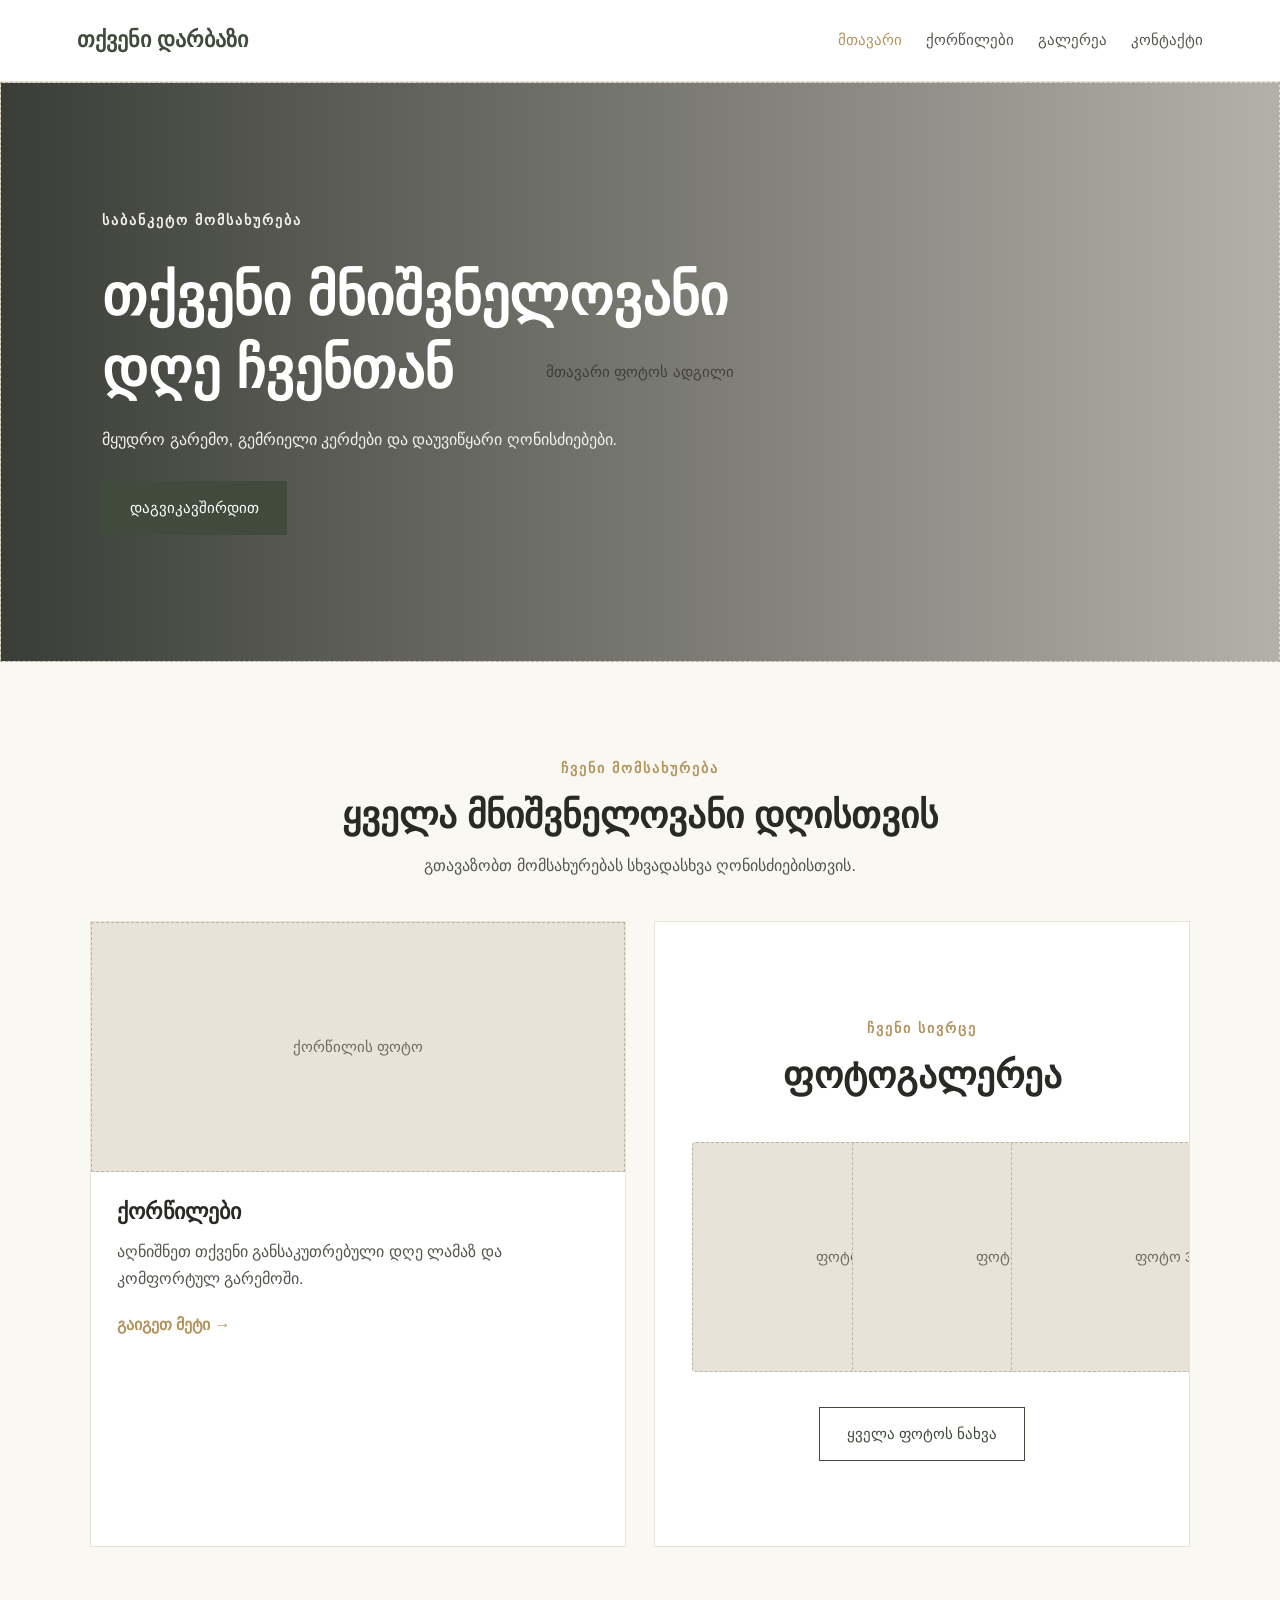
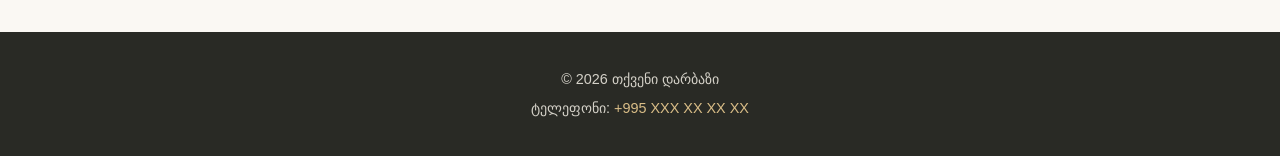
<file: index.html>
<!DOCTYPE html>
<html lang="ka">
<head>
  <meta charset="UTF-8">
  <meta name="viewport" content="width=device-width, initial-scale=1.0">
  <title>საბანკეტო დარბაზი | მთავარი</title>
  <link rel="stylesheet" href="style.css">
</head>
<body>

<header class="header">
  <a href="index.html" class="logo">თქვენი დარბაზი</a>
  <nav class="nav">
    <a class="active" href="index.html">მთავარი</a>
    <a href="weddings.html">ქორწილები</a>
    <a href="gallery.html">გალერეა</a>
    <a href="contact.html">კონტაქტი</a>
  </nav>
</header>

<main>
  <section class="hero">
    <!-- აქ ჩასვი მთავარი ფოტოს URL -->
    <div class="hero-photo photo-placeholder">
      მთავარი ფოტოს ადგილი
    </div>
    <div class="hero-content">
      <p class="eyebrow">საბანკეტო მომსახურება</p>
      <h1>თქვენი მნიშვნელოვანი დღე ჩვენთან</h1>
      <p>
        მყუდრო გარემო, გემრიელი კერძები
        და დაუვიწყარი ღონისძიებები.
      </p>
      <a href="contact.html" class="btn">დაგვიკავშირდით</a>
    </div>
  </section>

  <section class="section">
    <div class="section-heading">
      <p class="eyebrow">ჩვენი მომსახურება</p>
      <h2>ყველა მნიშვნელოვანი დღისთვის</h2>
      <p>გთავაზობთ მომსახურებას სხვადასხვა ღონისძიებისთვის.</p>
    </div>

    <div class="service-grid">
      <article class="service-card">
        <div class="card-photo photo-placeholder">
          ქორწილის ფოტო
        </div>
        <div class="card-content">
          <h3>ქორწილები</h3>
          <p>
            აღნიშნეთ თქვენი განსაკუთრებული დღე
            ლამაზ და კომფორტულ გარემოში.
          </p>
          <a href="weddings.html" class="text-link">
            გაიგეთ მეტი →
          </a>
        </div>
      </article>

      <article class="service-card">
       

  <section class="section gallery-preview">
    <div class="section-heading">
      <p class="eyebrow">ჩვენი სივრცე</p>
      <h2>ფოტოგალერეა</h2>
    </div>

    <div class="photo-grid">
      <div class="gallery-photo photo-placeholder">ფოტო 1</div>
      <div class="gallery-photo photo-placeholder">ფოტო 2</div>
      <div class="gallery-photo photo-placeholder">ფოტო 3</div>
    </div>

    <div class="center">
      <a href="gallery.html" class="btn btn-outline">
        ყველა ფოტოს ნახვა
      </a>
    </div>
  </section>
</main>

<footer class="footer">
  <p>© 2026 თქვენი დარბაზი</p>
  <p>ტელეფონი: <a href="tel:+995000000000">+995 XXX XX XX XX</a></p>
</footer>

</body>
</html>
</footer>

</body>
</html>
</file>
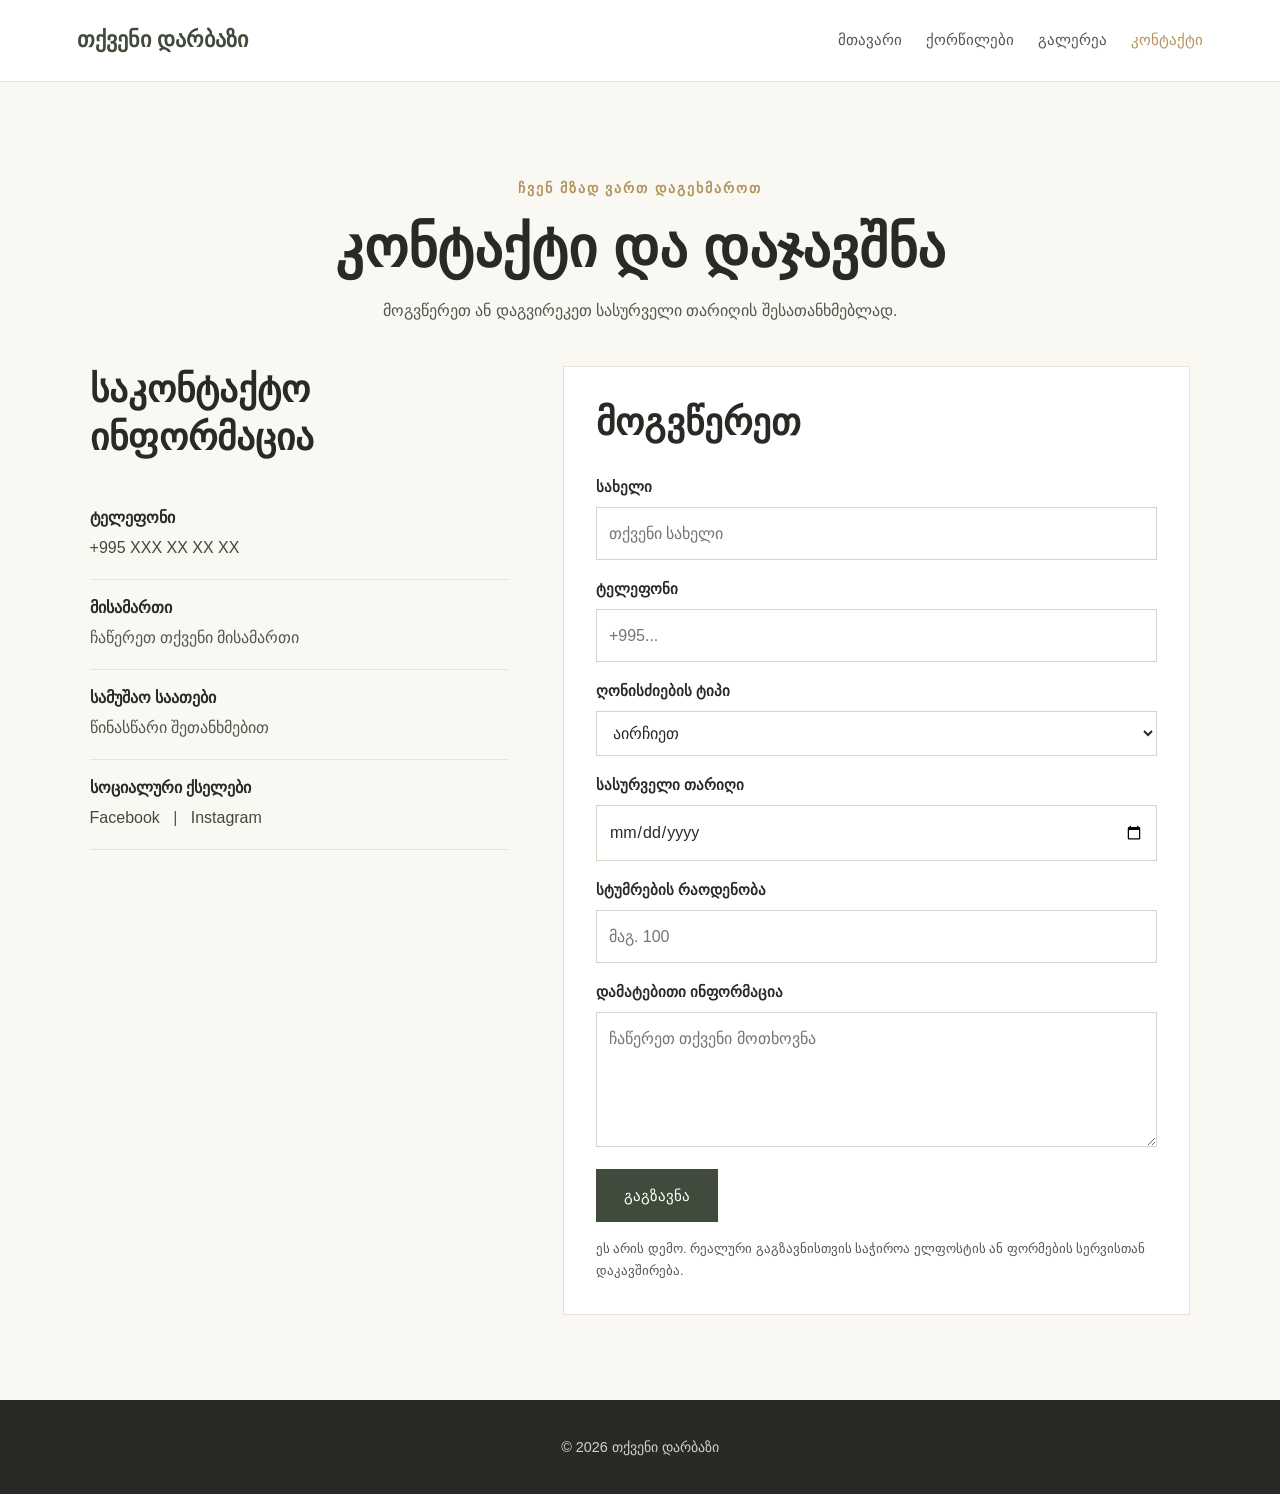
<file: contact.html>
<!DOCTYPE html>
<html lang="ka">
<head>
  <meta charset="UTF-8">
  <meta name="viewport" content="width=device-width, initial-scale=1.0">
  <title>კონტაქტი | თქვენი დარბაზი</title>
  <link rel="stylesheet" href="style.css">
</head>
<body>

<header class="header">
  <a href="index.html" class="logo">თქვენი დარბაზი</a>
  <nav class="nav">
    <a href="index.html">მთავარი</a>
    <a href="weddings.html">ქორწილები</a>
    <a href="gallery.html">გალერეა</a>
    <a class="active" href="contact.html">კონტაქტი</a>
  </nav>
</header>

<main>
  <section class="section">
    <div class="section-heading">
      <p class="eyebrow">ჩვენ მზად ვართ დაგეხმაროთ</p>
      <h1>კონტაქტი და დაჯავშნა</h1>
      <p>მოგვწერეთ ან დაგვირეკეთ სასურველი თარიღის შესათანხმებლად.</p>
    </div>

    <div class="contact-layout">
      <div class="contact-info">
        <h2>საკონტაქტო ინფორმაცია</h2>

        <div class="contact-item">
          <h3>ტელეფონი</h3>
          <p><a href="tel:+995000000000">+995 XXX XX XX XX</a></p>
        </div>

        <div class="contact-item">
          <h3>მისამართი</h3>
          <p>ჩაწერეთ თქვენი მისამართი</p>
        </div>

        <div class="contact-item">
          <h3>სამუშაო საათები</h3>
          <p>წინასწარი შეთანხმებით</p>
        </div>

        <div class="contact-item">
          <h3>სოციალური ქსელები</h3>
          <p>
            <a href="https://facebook.com/">Facebook</a>
            &nbsp; | &nbsp;
            <a href="https://instagram.com/">Instagram</a>
          </p>
        </div>
      </div>

      <form class="contact-form"
            action="mailto:example@email.com"
            method="post"
            enctype="text/plain">

        <h2>მოგვწერეთ</h2>

        <label for="name">სახელი</label>
        <input id="name" name="სახელი"
               type="text" placeholder="თქვენი სახელი" required>

        <label for="phone">ტელეფონი</label>
        <input id="phone" name="ტელეფონი"
               type="tel" placeholder="+995..." required>

        <label for="event">ღონისძიების ტიპი</label>
        <select id="event" name="ღონისძიება" required>
          <option value="">აირჩიეთ</option>
          <option value="ქორწილი">ქორწილი</option>
          <option value="ქელეხი">ქელეხი</option>
          <option value="სხვა">სხვა ღონისძიება</option>
        </select>

        <label for="date">სასურველი თარიღი</label>
        <input id="date" name="თარიღი" type="date" required>

        <label for="guests">სტუმრების რაოდენობა</label>
        <input id="guests" name="სტუმრები"
               type="number" min="1" placeholder="მაგ. 100">

        <label for="message">დამატებითი ინფორმაცია</label>
        <textarea id="message" name="შეტყობინება"
                  rows="4" placeholder="ჩაწერეთ თქვენი მოთხოვნა"></textarea>

        <button type="submit" class="btn">გაგზავნა</button>

        <p class="form-note">
          ეს არის დემო. რეალური გაგზავნისთვის საჭიროა
          ელფოსტის ან ფორმების სერვისთან დაკავშირება.
        </p>
      </form>
    </div>
  </section>
</main>

<footer class="footer">
  <p>© 2026 თქვენი დარბაზი</p>
</footer>

</body>
</html>
</file>
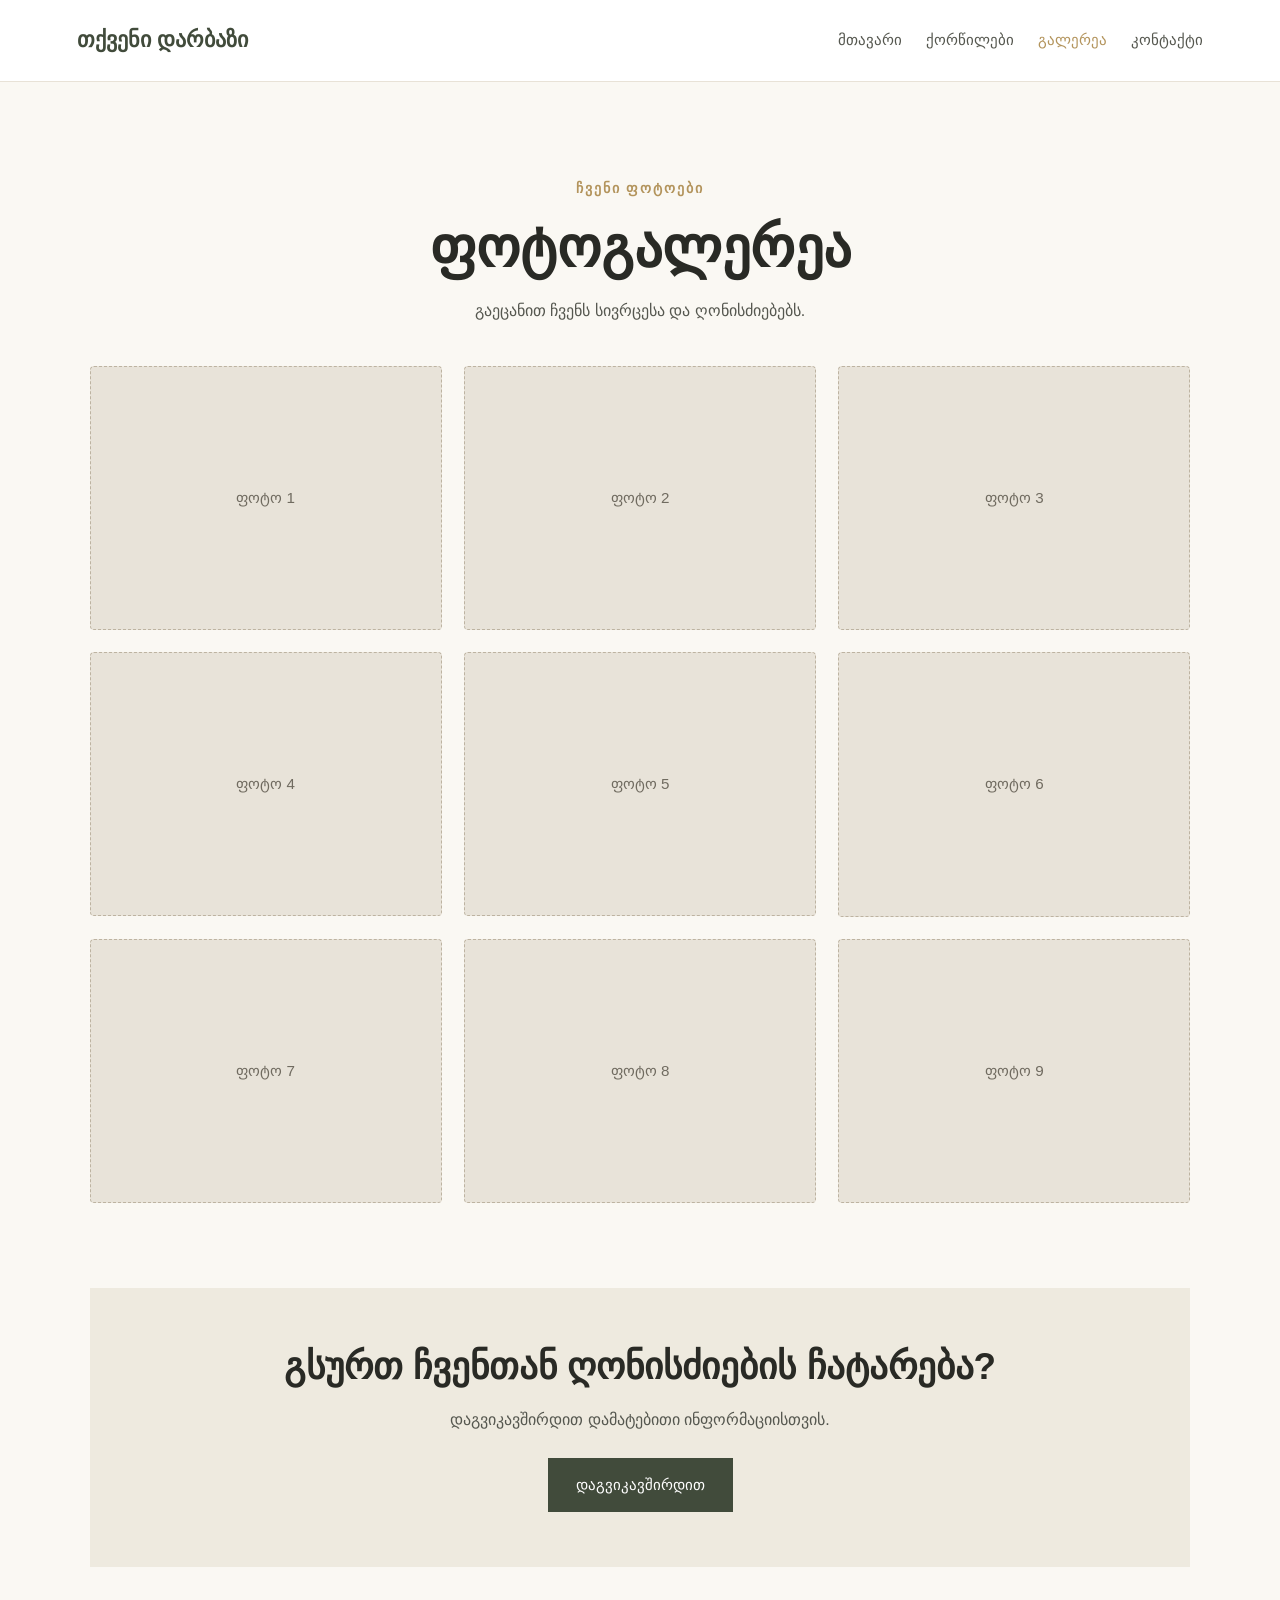
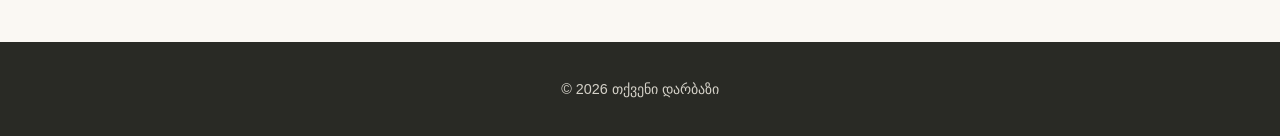
<file: gallery.html>
<!DOCTYPE html>
<html lang="ka">
<head>
  <meta charset="UTF-8">
  <meta name="viewport" content="width=device-width, initial-scale=1.0">
  <title>გალერეა | თქვენი დარბაზი</title>
  <link rel="stylesheet" href="style.css">
</head>
<body>

<header class="header">
  <a href="index.html" class="logo">თქვენი დარბაზი</a>
  <nav class="nav">
    <a href="index.html">მთავარი</a>
    <a href="weddings.html">ქორწილები</a>
    <a class="active" href="gallery.html">გალერეა</a>
    <a href="contact.html">კონტაქტი</a>
  </nav>
</header>

<main>
  <section class="section">
    <div class="section-heading">
      <p class="eyebrow">ჩვენი ფოტოები</p>
      <h1>ფოტოგალერეა</h1>
      <p>გაეცანით ჩვენს სივრცესა და ღონისძიებებს.</p>
    </div>

    <div class="photo-grid gallery-full">
      <div class="gallery-photo photo-placeholder">ფოტო 1</div>
      <div class="gallery-photo photo-placeholder">ფოტო 2</div>
      <div class="gallery-photo photo-placeholder">ფოტო 3</div>
      <div class="gallery-photo photo-placeholder">ფოტო 4</div>
      <div class="gallery-photo photo-placeholder">ფოტო 5</div>
      <div class="gallery-photo photo-placeholder">ფოტო 6</div>
      <div class="gallery-photo photo-placeholder">ფოტო 7</div>
      <div class="gallery-photo photo-placeholder">ფოტო 8</div>
      <div class="gallery-photo photo-placeholder">ფოტო 9</div>
    </div>
  </section>

  <section class="section info-panel">
    <h2>გსურთ ჩვენთან ღონისძიების ჩატარება?</h2>
    <p>დაგვიკავშირდით დამატებითი ინფორმაციისთვის.</p>
    <a href="contact.html" class="btn">დაგვიკავშირდით</a>
  </section>
</main>

<footer class="footer">
  <p>© 2026 თქვენი დარბაზი</p>
</footer>

</body>
</html>
</file>
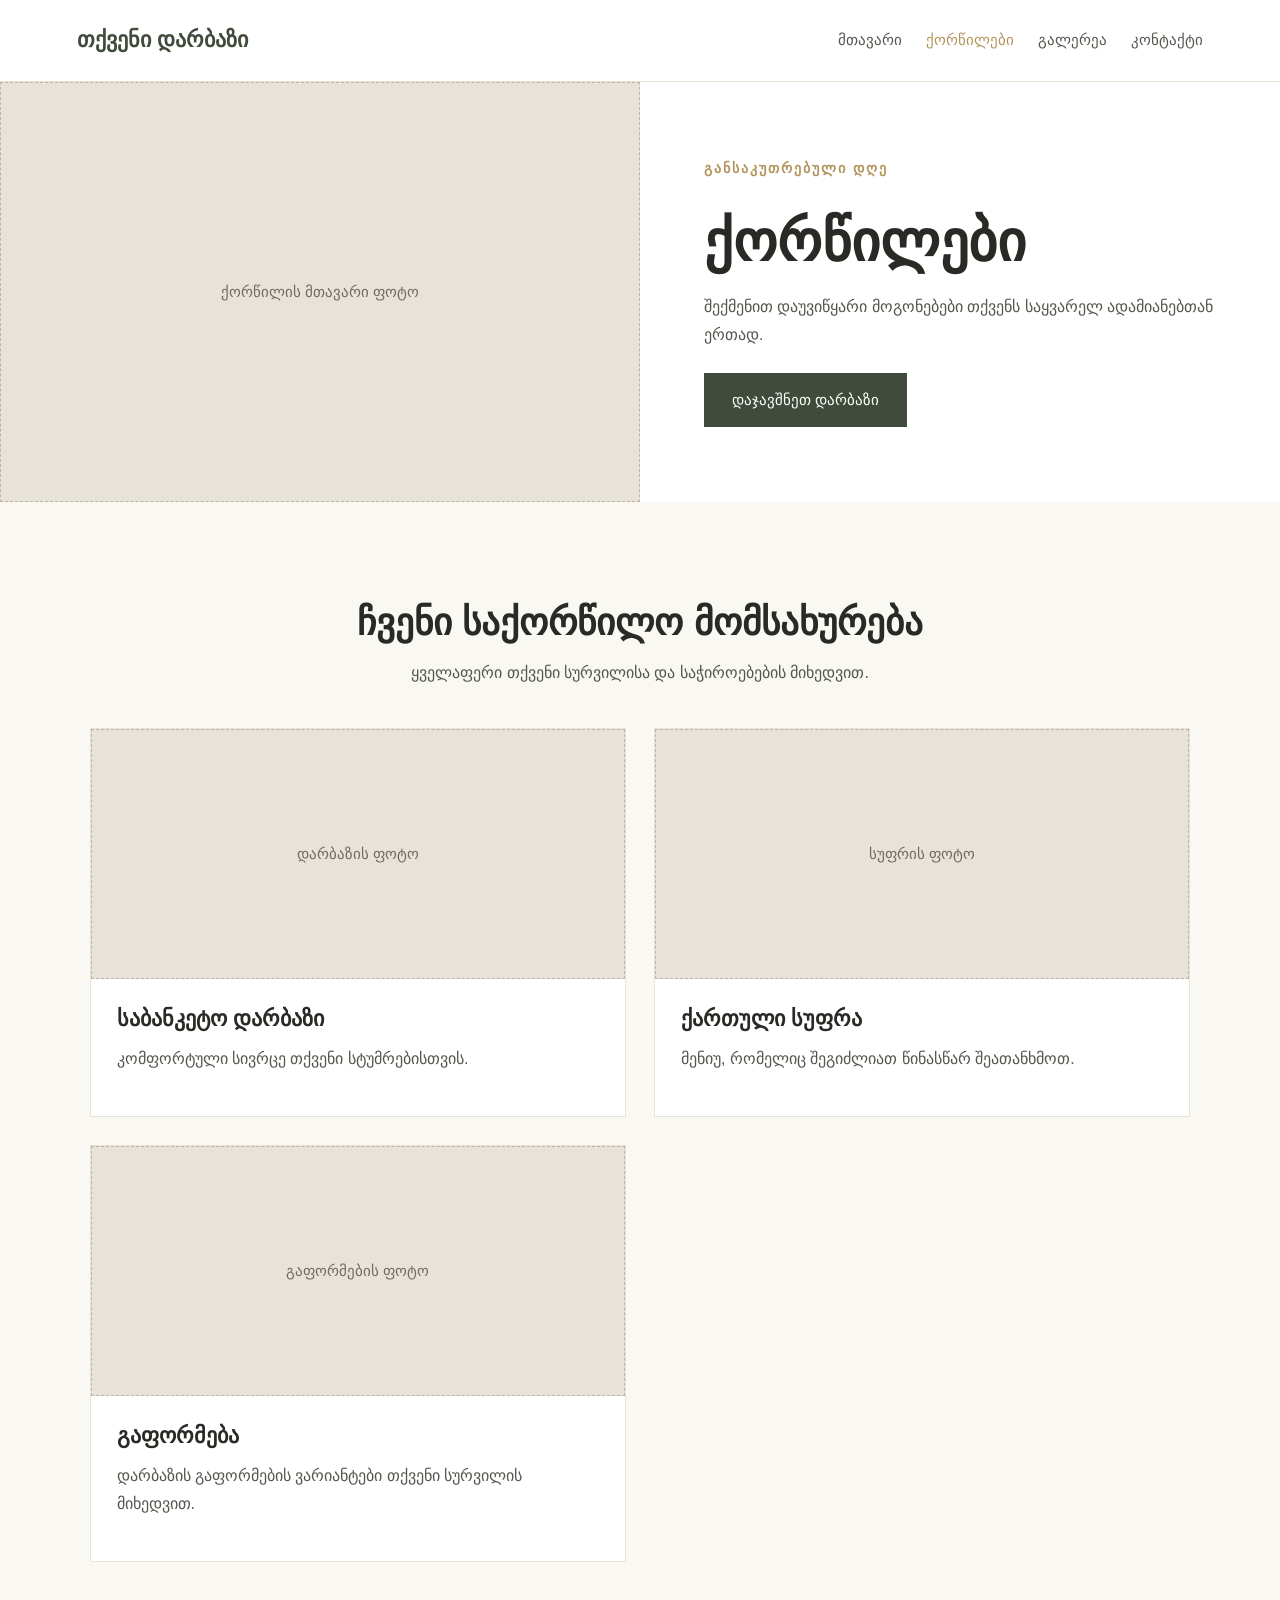
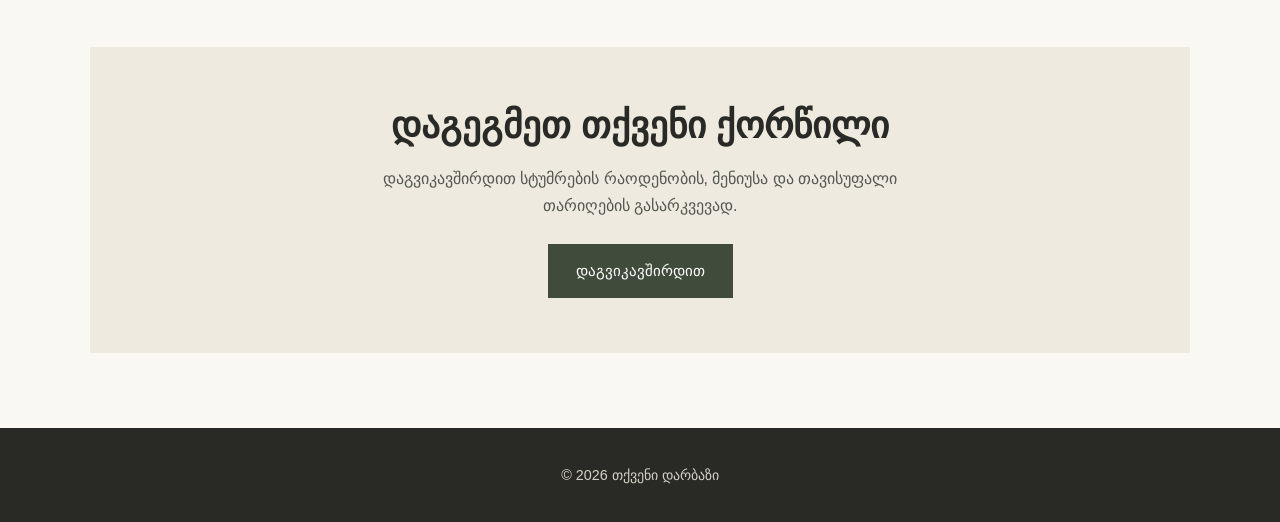
<file: weddings.html>
<!DOCTYPE html>
<html lang="ka">
<head>
  <meta charset="UTF-8">
  <meta name="viewport" content="width=device-width, initial-scale=1.0">
  <title>ქორწილები | თქვენი დარბაზი</title>
  <link rel="stylesheet" href="style.css">
</head>
<body>

<header class="header">
  <a href="index.html" class="logo">თქვენი დარბაზი</a>
  <nav class="nav">
    <a href="index.html">მთავარი</a>
    <a class="active" href="weddings.html">ქორწილები</a>
    <a href="gallery.html">გალერეა</a>
    <a href="contact.html">კონტაქტი</a>
  </nav>
</header>

<main>
  <section class="page-banner">
    <div class="banner-photo photo-placeholder">
      ქორწილის მთავარი ფოტო
    </div>
    <div class="banner-content">
      <p class="eyebrow">განსაკუთრებული დღე</p>
      <h1>ქორწილები</h1>
      <p>
        შექმენით დაუვიწყარი მოგონებები
        თქვენს საყვარელ ადამიანებთან ერთად.
      </p>
      <a href="contact.html" class="btn">დაჯავშნეთ დარბაზი</a>
    </div>
  </section>

  <section class="section">
    <div class="section-heading">
      <h2>ჩვენი საქორწილო მომსახურება</h2>
      <p>ყველაფერი თქვენი სურვილისა და საჭიროებების მიხედვით.</p>
    </div>

    <div class="service-grid">
      <article class="service-card">
        <div class="card-photo photo-placeholder">დარბაზის ფოტო</div>
        <div class="card-content">
          <h3>საბანკეტო დარბაზი</h3>
          <p>კომფორტული სივრცე თქვენი სტუმრებისთვის.</p>
        </div>
      </article>

      <article class="service-card">
        <div class="card-photo photo-placeholder">სუფრის ფოტო</div>
        <div class="card-content">
          <h3>ქართული სუფრა</h3>
          <p>მენიუ, რომელიც შეგიძლიათ წინასწარ შეათანხმოთ.</p>
        </div>
      </article>

      <article class="service-card">
        <div class="card-photo photo-placeholder">გაფორმების ფოტო</div>
        <div class="card-content">
          <h3>გაფორმება</h3>
          <p>დარბაზის გაფორმების ვარიანტები თქვენი სურვილის მიხედვით.</p>
        </div>
      </article>
    </div>
  </section>

  <section class="section info-panel">
    <h2>დაგეგმეთ თქვენი ქორწილი</h2>
    <p>
      დაგვიკავშირდით სტუმრების რაოდენობის,
      მენიუსა და თავისუფალი თარიღების გასარკვევად.
    </p>
    <a href="contact.html" class="btn">დაგვიკავშირდით</a>
  </section>
</main>

<footer class="footer">
  <p>© 2026 თქვენი დარბაზი</p>
</footer>

</body>
</html>
</file>
<file: style.css>
:root {
  --bg: #faf8f3;
  --white: #ffffff;
  --dark: #292a25;
  --green: #414b3b;
  --gold: #b3945c;
  --text: #55574f;
  --border: #e8e2d7;
}

* {
  margin: 0;
  padding: 0;
  box-sizing: border-box;
}

html {
  scroll-behavior: smooth;
}

body {
  font-family: Arial, sans-serif;
  background: var(--bg);
  color: var(--dark);
  line-height: 1.7;
}

a {
  color: inherit;
  text-decoration: none;
}

img {
  display: block;
  width: 100%;
  object-fit: cover;
}

h1, h2, h3 {
  line-height: 1.3;
}

h1 {
  font-size: clamp(2rem, 5vw, 3.5rem);
}

h2 {
  font-size: clamp(1.6rem, 3vw, 2.3rem);
}

p {
  color: var(--text);
}


.header {
  min-height: 82px;
  padding: 18px 6%;
  display: flex;
  align-items: center;
  justify-content: space-between;
  gap: 25px;
  background: var(--white);
  border-bottom: 1px solid var(--border);
}

.logo {
  color: var(--green);
  font-size: 1.35rem;
  font-weight: bold;
  white-space: nowrap;
}

.nav {
  display: flex;
  align-items: center;
  justify-content: center;
  flex-wrap: wrap;
  gap: 24px;
}

.nav a {
  font-size: 0.92rem;
  color: var(--text);
  transition: color 0.2s;
}

.nav a:hover,
.nav a.active {
  color: var(--gold);
}


.hero {
  position: relative;
  min-height: 580px;
  display: flex;
  align-items: center;
  padding: 70px 8%;
  overflow: hidden;
  background: #d9d4c9;
}

.hero-photo {
  position: absolute;
  inset: 0;
  width: 100%;
  height: 100%;
}

.hero-photo::after {
  content: "";
  position: absolute;
  inset: 0;
  background: linear-gradient(
    90deg,
    rgba(20, 25, 20, 0.82),
    rgba(20, 25, 20, 0.25)
  );
}

.hero-content {
  position: relative;
  z-index: 1;
  max-width: 650px;
  color: white;
}

.hero-content h1 {
  margin: 15px 0 20px;
}

.hero-content p {
  color: #f2f0e9;
  margin-bottom: 28px;
  max-width: 540px;
}

.eyebrow {
  color: var(--gold);
  font-size: 0.85rem;
  font-weight: bold;
  letter-spacing: 2px;
  text-transform: uppercase;
}


.photo-placeholder {
  display: flex;
  align-items: center;
  justify-content: center;
  text-align: center;
  color: #706b60;
  background-color: #e8e3d9;
  border: 1px dashed #bdb3a1;
  font-size: 0.95rem;
  overflow: hidden;
}

.photo-placeholder img {
  width: 100%;
  height: 100%;
  object-fit: cover;
}

.card-photo {
  height: 250px;
}

.gallery-photo {
  min-height: 230px;
  aspect-ratio: 4 / 3;
  border-radius: 4px;
}


.section {
  padding: 85px 7%;
}

.section-heading {
  max-width: 700px;
  margin: 0 auto 42px;
  text-align: center;
}

.section-heading h1,
.section-heading h2 {
  margin: 12px 0;
}

.section-heading p {
  margin-top: 10px;
}

.center {
  text-align: center;
  margin-top: 35px;
}


.service-grid {
  display: grid;
  grid-template-columns: repeat(2, minmax(0, 1fr));
  gap: 28px;
}

.service-card {
  background: var(--white);
  border: 1px solid var(--border);
  overflow: hidden;
  transition: transform 0.25s, box-shadow 0.25s;
}

.service-card:hover {
  transform: translateY(-4px);
  box-shadow: 0 12px 30px rgba(0, 0, 0, 0.07);
}

.card-content {
  padding: 26px;
}

.card-content h3 {
  font-size: 1.35rem;
  margin-bottom: 12px;
}

.card-content p {
  margin-bottom: 18px;
}

.text-link {
  color: var(--gold);
  font-weight: bold;
}

.text-link:hover {
  color: var(--green);
}



.btn {
  display: inline-block;
  padding: 13px 27px;
  background: var(--green);
  color: white;
  border: 1px solid var(--green);
  font: inherit;
  font-size: 0.95rem;
  cursor: pointer;
  transition: 0.2s;
}

.btn:hover {
  background: #30392c;
  border-color: #30392c;
}

.btn-outline {
  background: transparent;
  color: var(--green);
}

.btn-outline:hover {
  color: white;
}



.page-banner {
  display: grid;
  grid-template-columns: 1fr 1fr;
  min-height: 420px;
  background: var(--white);
}

.banner-photo {
  min-height: 420px;
}

.banner-content {
  padding: 65px 10%;
  align-self: center;
}

.banner-content h1 {
  margin: 15px 0;
}

.banner-content p {
  margin-bottom: 25px;
}

.page-banner .banner-photo {
  height: 100%;
}



.photo-grid {
  display: grid;
  grid-template-columns: repeat(3, minmax(0, 1fr));
  gap: 18px;
}

.gallery-full {
  gap: 22px;
}

.gallery-photo {
  transition: transform 0.25s;
}

.gallery-photo:hover {
  transform: scale(1.02);
}



.info-panel {
  margin: 0 7% 75px;
  padding: 55px 30px;
  background: #eeeadf;
  text-align: center;
}

.info-panel h2 {
  margin-bottom: 15px;
}

.info-panel p {
  max-width: 600px;
  margin: 0 auto 25px;
}



.contact-layout {
  display: grid;
  grid-template-columns: 0.8fr 1.2fr;
  gap: 55px;
  align-items: start;
}

.contact-info h2,
.contact-form h2 {
  margin-bottom: 28px;
}

.contact-item {
  padding: 18px 0;
  border-bottom: 1px solid var(--border);
}

.contact-item h3 {
  font-size: 1rem;
  margin-bottom: 5px;
}

.contact-item a {
  color: var(--green);
}

.contact-item a:hover {
  color: var(--gold);
}

.contact-form {
  padding: 32px;
  background: var(--white);
  border: 1px solid var(--border);
}

.contact-form label {
  display: block;
  margin: 17px 0 7px;
  font-size: 0.92rem;
  font-weight: bold;
}

.contact-form input,
.contact-form select,
.contact-form textarea {
  display: block;
  width: 100%;
  padding: 12px;
  border: 1px solid #d8d3c9;
  background: #fff;
  font: inherit;
  color: var(--dark);
  border-radius: 0;
}

.contact-form input:focus,
.contact-form select:focus,
.contact-form textarea:focus {
  outline: 2px solid var(--gold);
  outline-offset: 1px;
}

.contact-form textarea {
  resize: vertical;
}

.contact-form .btn {
  margin-top: 22px;
}

.form-note {
  font-size: 0.8rem;
  margin-top: 16px;
}



.footer {
  padding: 30px 6%;
  text-align: center;
  background: var(--dark);
  color: #f4f0e7;
}

.footer p {
  color: #d4d1c8;
  font-size: 0.9rem;
  margin: 5px 0;
}

.footer a {
  color: #d9bd87;
}



@media (max-width: 900px) {
  .header {
    flex-direction: column;
    gap: 16px;
  }

  .nav {
    gap: 12px 20px;
  }

  .hero {
    min-height: 500px;
  }

  .page-banner {
    grid-template-columns: 1fr;
  }

  .banner-photo {
    min-height: 300px;
  }

  .banner-content {
    padding: 40px 7%;
  }

  .contact-layout {
    grid-template-columns: 1fr;
    gap: 35px;
  }
}

@media (max-width: 600px) {
  .header {
    padding: 20px 5%;
  }

  .nav {
    gap: 10px 14px;
  }

  .nav a {
    font-size: 0.84rem;
  }

  .hero {
    min-height: 450px;
    padding: 45px 6%;
  }

  .section {
    padding: 55px 5%;
  }

  .service-grid {
    grid-template-columns: 1fr;
  }

  .photo-grid {
    grid-template-columns: repeat(2, minmax(0, 1fr));
    gap: 10px;
  }

  .gallery-photo {
    min-height: 140px;
  }

  .card-photo {
    height: 220px;
  }

  .info-panel {
    margin: 0 5% 45px;
    padding: 35px 20px;
  }

  .contact-form {
    padding: 22px;
  }

  .btn {
    max-width: 100%;
  }
}
</file>
